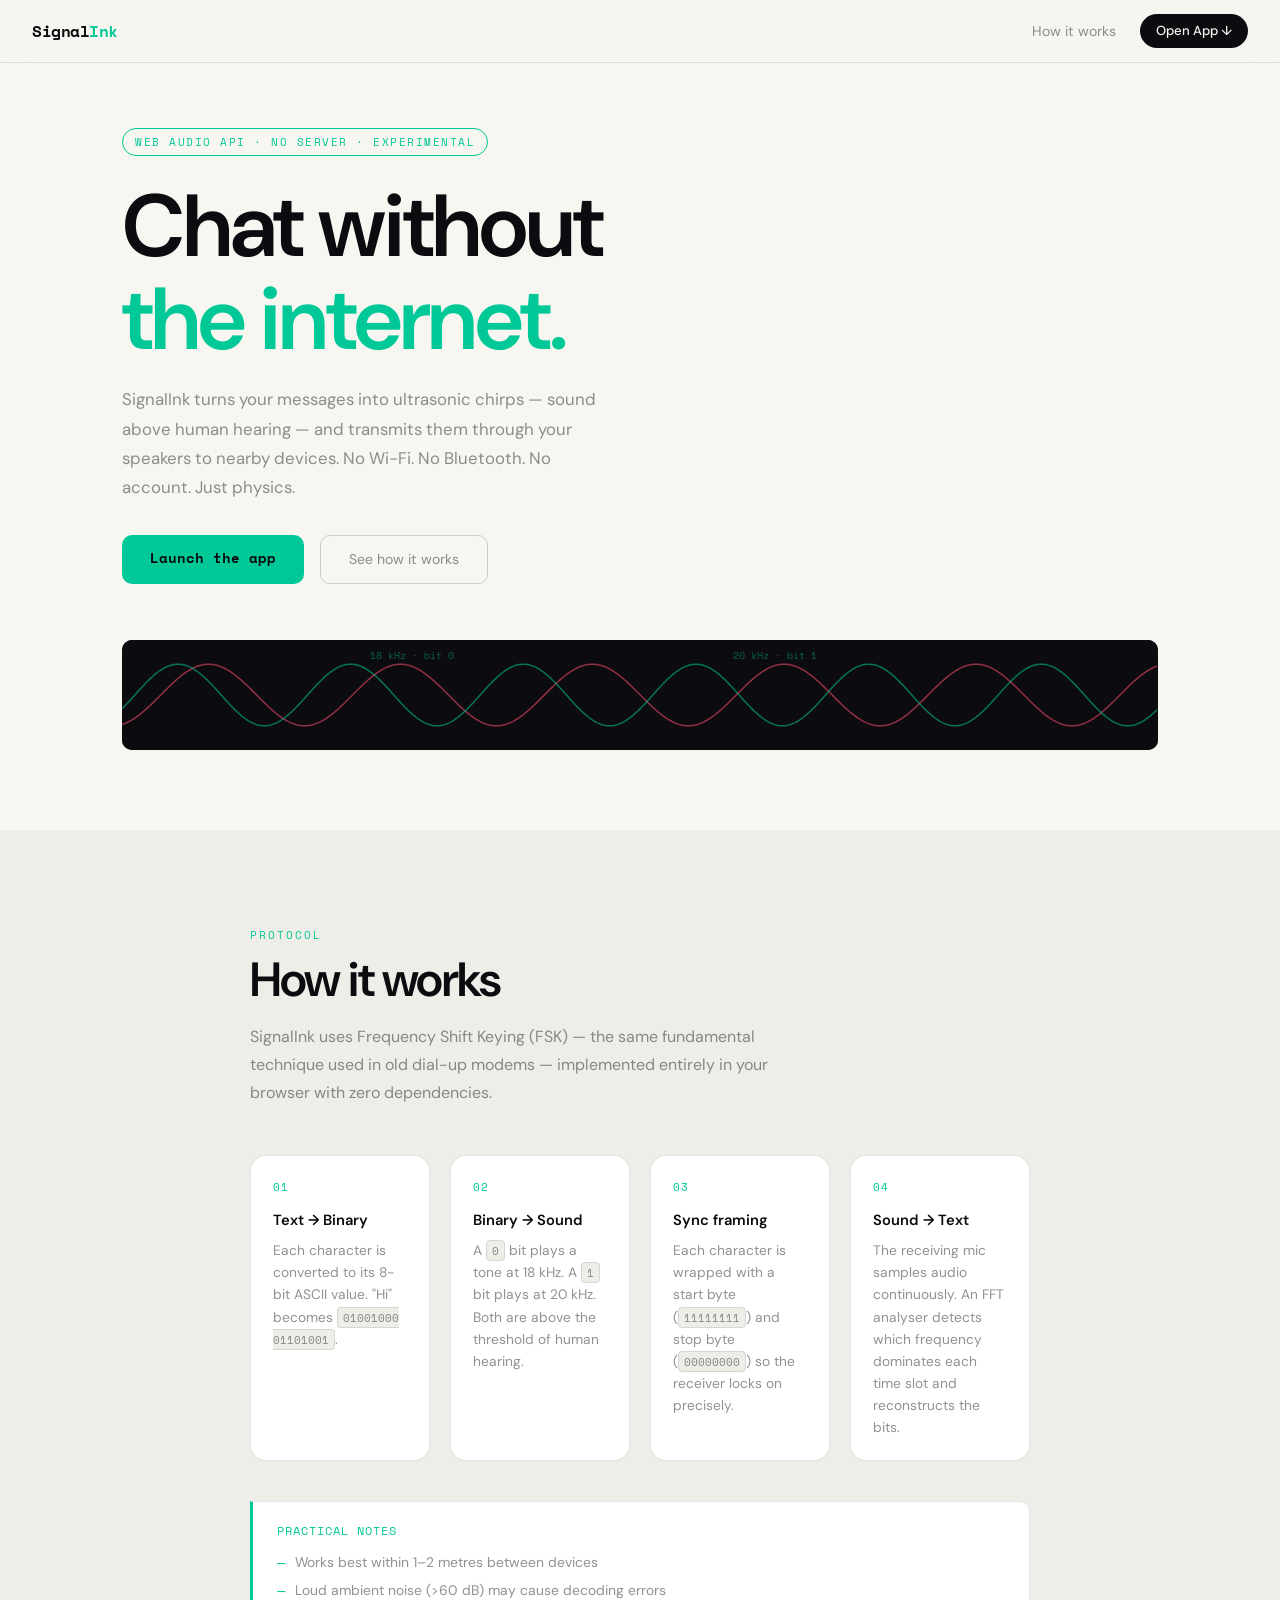
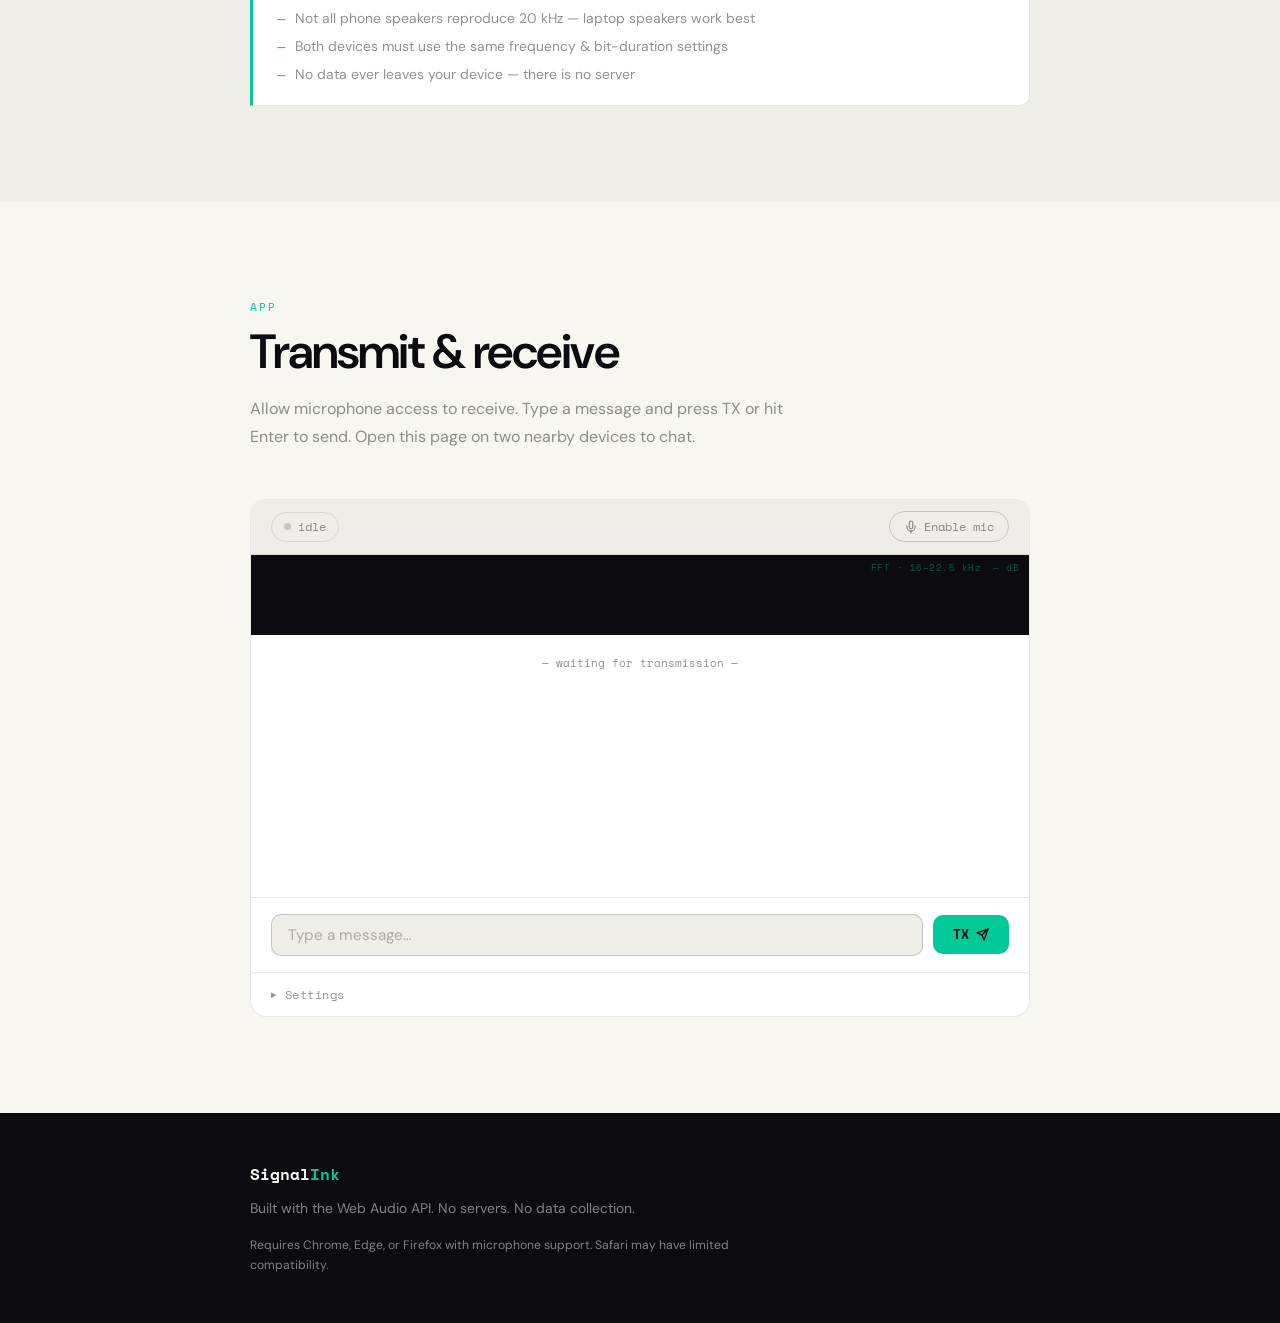
<file: index.html>
<!DOCTYPE html>
<html lang="en">
<head>
  <meta charset="UTF-8">
  <meta name="viewport" content="width=device-width, initial-scale=1.0">
  <title>SignalInk — Ultrasonic Chat</title>
  <meta name="description" content="Chat with nearby devices using ultrasonic sound. No internet, no server, just physics.">
  <link rel="preconnect" href="https://fonts.googleapis.com">
  <link rel="preconnect" href="https://fonts.gstatic.com" crossorigin>
  <link href="https://fonts.googleapis.com/css2?family=Space+Mono:wght@400;700&family=DM+Sans:opsz,wght@9..40,300;9..40,400;9..40,500;9..40,600&display=swap" rel="stylesheet">
  <link rel="stylesheet" href="style.css">
</head>
<body>

  <!-- NAV -->
  <nav class="nav" id="nav">
    <div class="nav-logo">Signal<span>Ink</span></div>
    <div class="nav-links">
      <a href="#how">How it works</a>
      <a href="#app" class="nav-cta">Open App ↓</a>
    </div>
  </nav>

  <!-- HERO -->
  <section class="hero">
    <div class="hero-inner">
      <div class="hero-badge">Web Audio API · No server · Experimental</div>
      <h1>Chat without<br><em>the internet.</em></h1>
      <p class="hero-sub">SignalInk turns your messages into ultrasonic chirps — sound above human hearing — and transmits them through your speakers to nearby devices. No Wi-Fi. No Bluetooth. No account. Just physics.</p>
      <div class="hero-actions">
        <a href="#app" class="btn-primary">Launch the app</a>
        <a href="#how" class="btn-ghost">See how it works</a>
      </div>
    </div>
    <div class="hero-visual" aria-hidden="true">
      <canvas id="heroCanvas"></canvas>
      <div class="hero-freq-labels">
        <span style="left:28%">18 kHz · bit 0</span>
        <span style="left:63%">20 kHz · bit 1</span>
      </div>
    </div>
  </section>

  <!-- HOW IT WORKS -->
  <section class="how" id="how">
    <div class="section-inner">
      <p class="section-tag">Protocol</p>
      <h2>How it works</h2>
      <p class="section-sub">SignalInk uses Frequency Shift Keying (FSK) — the same fundamental technique used in old dial-up modems — implemented entirely in your browser with zero dependencies.</p>

      <div class="steps">
        <div class="step">
          <div class="step-num">01</div>
          <h3>Text → Binary</h3>
          <p>Each character is converted to its 8-bit ASCII value. "Hi" becomes <code>01001000 01101001</code>.</p>
        </div>
        <div class="step">
          <div class="step-num">02</div>
          <h3>Binary → Sound</h3>
          <p>A <code>0</code> bit plays a tone at 18 kHz. A <code>1</code> bit plays at 20 kHz. Both are above the threshold of human hearing.</p>
        </div>
        <div class="step">
          <div class="step-num">03</div>
          <h3>Sync framing</h3>
          <p>Each character is wrapped with a start byte (<code>11111111</code>) and stop byte (<code>00000000</code>) so the receiver locks on precisely.</p>
        </div>
        <div class="step">
          <div class="step-num">04</div>
          <h3>Sound → Text</h3>
          <p>The receiving mic samples audio continuously. An FFT analyser detects which frequency dominates each time slot and reconstructs the bits.</p>
        </div>
      </div>

      <div class="callout">
        <div class="callout-title">Practical notes</div>
        <ul>
          <li>Works best within 1–2 metres between devices</li>
          <li>Loud ambient noise (&gt;60 dB) may cause decoding errors</li>
          <li>Not all phone speakers reproduce 20 kHz — laptop speakers work best</li>
          <li>Both devices must use the same frequency &amp; bit-duration settings</li>
          <li>No data ever leaves your device — there is no server</li>
        </ul>
      </div>
    </div>
  </section>

  <!-- APP -->
  <section class="app-section" id="app">
    <div class="section-inner">
      <p class="section-tag">App</p>
      <h2>Transmit &amp; receive</h2>
      <p class="section-sub">Allow microphone access to receive. Type a message and press TX or hit Enter to send. Open this page on two nearby devices to chat.</p>

      <div class="app-shell">

        <!-- Status bar -->
        <div class="app-bar">
          <div class="status-pill" id="statusPill">
            <div class="dot"></div>
            <span id="statusText">idle</span>
          </div>
          <button class="mic-btn" id="micBtn">
            <svg width="14" height="14" viewBox="0 0 24 24" fill="none" stroke="currentColor" stroke-width="2" stroke-linecap="round" stroke-linejoin="round"><path d="M12 2a3 3 0 0 1 3 3v7a3 3 0 0 1-6 0V5a3 3 0 0 1 3-3z"/><path d="M19 10v2a7 7 0 0 1-14 0v-2"/><line x1="12" y1="19" x2="12" y2="22"/></svg>
            <span id="micLabel">Enable mic</span>
          </button>
        </div>

        <!-- Oscilloscope -->
        <div class="scope-wrap">
          <canvas id="scope"></canvas>
          <div class="scope-tags">
            <span>FFT · 16–22.5 kHz</span>
            <span id="peakLevel">— dB</span>
          </div>
        </div>

        <!-- TX progress -->
        <div class="progress-track" id="progressTrack">
          <div class="progress-fill" id="progressFill"></div>
        </div>

        <!-- Messages -->
        <div class="messages" id="messages">
          <div class="msg sys">— waiting for transmission —</div>
        </div>

        <!-- Composer -->
        <div class="composer">
          <input type="text" id="msgInput" placeholder="Type a message…" maxlength="200" autocomplete="off" spellcheck="false">
          <button class="tx-btn" id="sendBtn">
            TX
            <svg width="13" height="13" viewBox="0 0 24 24" fill="none" stroke="currentColor" stroke-width="2.5" stroke-linecap="round" stroke-linejoin="round"><line x1="22" y1="2" x2="11" y2="13"/><polygon points="22 2 15 22 11 13 2 9 22 2"/></svg>
          </button>
        </div>

        <!-- Settings -->
        <details class="settings">
          <summary>Settings</summary>
          <div class="settings-body">
            <div class="setting-row">
              <label for="bitDur">Bit duration</label>
              <input type="range" id="bitDur" min="50" max="200" step="10" value="80">
              <output id="bitDurVal">80 ms</output>
            </div>
            <div class="setting-row">
              <label for="freq0">f0 — bit 0</label>
              <input type="range" id="freq0" min="17000" max="19500" step="500" value="18000">
              <output id="freq0Val">18000 Hz</output>
            </div>
            <div class="setting-row">
              <label for="freq1">f1 — bit 1</label>
              <input type="range" id="freq1" min="19500" max="22000" step="500" value="20000">
              <output id="freq1Val">20000 Hz</output>
            </div>
            <div class="setting-row">
              <label for="vol">TX volume</label>
              <input type="range" id="vol" min="0.1" max="1.0" step="0.1" value="0.7">
              <output id="volVal">0.7</output>
            </div>
            <p class="settings-note">⚠ Both devices must match frequency and bit-duration settings to decode correctly.</p>
          </div>
        </details>

      </div>
    </div>
  </section>

  <!-- FOOTER -->
  <footer class="footer">
    <div class="footer-inner">
      <div class="footer-logo">Signal<span>Ink</span></div>
      <p>Built with the Web Audio API. No servers. No data collection.</p>
      <p class="footer-small">Requires Chrome, Edge, or Firefox with microphone support. Safari may have limited compatibility.</p>
    </div>
  </footer>

  <script src="script.js"></script>
</body>
</html>
</file>
<file: style.css>
/* ── Reset ── */
*, *::before, *::after { box-sizing: border-box; margin: 0; padding: 0; }

/* ── Tokens ── */
:root {
  --ink:       #0c0c10;
  --paper:     #f7f6f1;
  --surface:   #ffffff;
  --surface2:  #efede7;
  --signal:    #00c896;
  --signal-a:  rgba(0,200,150,0.14);
  --noise:     #ff4d6d;
  --border:    rgba(12,12,16,0.10);
  --border2:   rgba(12,12,16,0.18);
  --muted:     rgba(12,12,16,0.45);
  --mono:      'Space Mono', monospace;
  --sans:      'DM Sans', sans-serif;
  --r:         10px;
  --r-lg:      16px;
}
@media (prefers-color-scheme: dark) {
  :root {
    --ink:      #e8e6d9;
    --paper:    #0c0c10;
    --surface:  #16161d;
    --surface2: #1c1c25;
    --border:   rgba(232,230,217,0.10);
    --border2:  rgba(232,230,217,0.20);
    --muted:    rgba(232,230,217,0.45);
    --signal-a: rgba(0,200,150,0.12);
  }
}

/* ── Base ── */
html { scroll-behavior: smooth; }
body {
  font-family: var(--sans);
  background: var(--paper);
  color: var(--ink);
  font-size: 16px;
  line-height: 1.65;
  -webkit-font-smoothing: antialiased;
}
a { color: inherit; text-decoration: none; }
code {
  font-family: var(--mono);
  font-size: 0.82em;
  background: var(--surface2);
  border: 1px solid var(--border);
  padding: 1px 5px;
  border-radius: 4px;
}

/* ── Nav ── */
.nav {
  position: fixed; top: 0; left: 0; right: 0; z-index: 100;
  display: flex; align-items: center; justify-content: space-between;
  padding: 0.9rem 2rem;
  backdrop-filter: blur(14px);
  -webkit-backdrop-filter: blur(14px);
  background: rgba(247,246,241,0.8);
  border-bottom: 1px solid var(--border);
}
@media (prefers-color-scheme: dark) {
  .nav { background: rgba(12,12,16,0.8); }
}
.nav-logo { font-family: var(--mono); font-size: 1rem; font-weight: 700; letter-spacing: -0.5px; }
.nav-logo span { color: var(--signal); }
.nav-links { display: flex; align-items: center; gap: 1.5rem; }
.nav-links a { font-size: 0.88rem; color: var(--muted); transition: color .2s; }
.nav-links a:hover { color: var(--ink); }
.nav-cta {
  background: var(--ink) !important;
  color: var(--paper) !important;
  padding: 6px 16px; border-radius: 20px;
  font-size: 0.82rem !important; font-weight: 500;
  transition: opacity .2s !important;
}
.nav-cta:hover { opacity: 0.7 !important; }

/* ── Hero ── */
.hero {
  max-width: 1100px; margin: 0 auto;
  padding: 8rem 2rem 5rem;
}
.hero-inner { max-width: 600px; }
.hero-badge {
  display: inline-block;
  font-family: var(--mono); font-size: 0.7rem; letter-spacing: 1.5px; text-transform: uppercase;
  color: var(--signal); border: 1px solid var(--signal);
  padding: 4px 12px; border-radius: 20px; margin-bottom: 1.5rem;
}
.hero h1 {
  font-size: clamp(2.8rem, 7vw, 5.5rem);
  font-weight: 600; letter-spacing: -2px; line-height: 1.05;
  margin-bottom: 1.25rem;
}
.hero h1 em { font-style: normal; color: var(--signal); }
.hero-sub {
  font-size: 1.05rem; color: var(--muted); line-height: 1.75;
  max-width: 480px; margin-bottom: 2rem;
}
.hero-actions { display: flex; gap: 1rem; flex-wrap: wrap; }

.btn-primary {
  display: inline-block;
  background: var(--signal); color: #0a0a0f;
  font-family: var(--mono); font-weight: 700; font-size: 0.85rem;
  padding: 12px 28px; border-radius: var(--r);
  transition: opacity .2s, transform .15s;
}
.btn-primary:hover { opacity: 0.82; transform: translateY(-1px); }

.btn-ghost {
  display: inline-block;
  border: 1px solid var(--border2); color: var(--muted);
  font-size: 0.88rem; padding: 12px 28px; border-radius: var(--r);
  transition: border-color .2s, color .2s;
}
.btn-ghost:hover { border-color: var(--ink); color: var(--ink); }

/* Hero canvas */
.hero-visual { margin-top: 3.5rem; position: relative; }
.hero-visual canvas {
  display: block; width: 100%; height: 110px;
  border-radius: var(--r); background: #0c0c10;
}
.hero-freq-labels {
  position: absolute; top: 0; left: 0; right: 0; height: 100%;
  pointer-events: none;
}
.hero-freq-labels span {
  position: absolute; top: 8px;
  font-family: var(--mono); font-size: 10px;
  color: rgba(0,200,150,0.45);
  transform: translateX(-50%);
}

/* ── Sections ── */
.how    { background: var(--surface2); padding: 6rem 2rem; }
.app-section { background: var(--paper); padding: 6rem 2rem; }
.section-inner { max-width: 780px; margin: 0 auto; }
.section-tag {
  font-family: var(--mono); font-size: 0.7rem; letter-spacing: 2px;
  text-transform: uppercase; color: var(--signal); margin-bottom: 0.6rem;
}
h2 {
  font-size: clamp(2rem, 4vw, 3rem); font-weight: 600;
  letter-spacing: -1.5px; line-height: 1.1; margin-bottom: 1rem;
}
.section-sub {
  font-size: 1rem; color: var(--muted); max-width: 540px;
  line-height: 1.75; margin-bottom: 3rem;
}

/* Steps */
.steps {
  display: grid;
  grid-template-columns: repeat(auto-fit, minmax(165px, 1fr));
  gap: 1.25rem; margin-bottom: 2.5rem;
}
.step {
  background: var(--surface); border: 1px solid var(--border);
  border-radius: var(--r-lg); padding: 1.4rem;
}
.step-num {
  font-family: var(--mono); font-size: 0.7rem; color: var(--signal);
  letter-spacing: 1px; margin-bottom: 0.7rem;
}
.step h3 { font-size: 0.92rem; font-weight: 600; margin-bottom: 0.45rem; }
.step p  { font-size: 0.86rem; color: var(--muted); line-height: 1.6; }

/* Callout */
.callout {
  background: var(--surface); border: 1px solid var(--border);
  border-left: 3px solid var(--signal);
  border-radius: 0 var(--r) var(--r) 0;
  padding: 1.2rem 1.5rem;
}
.callout-title {
  font-family: var(--mono); font-size: 0.72rem; letter-spacing: 1px;
  text-transform: uppercase; color: var(--signal); margin-bottom: 0.7rem;
}
.callout ul { list-style: none; display: flex; flex-direction: column; gap: 5px; }
.callout li { font-size: 0.87rem; color: var(--muted); padding-left: 1.1rem; position: relative; }
.callout li::before { content: '—'; position: absolute; left: 0; color: var(--signal); font-family: var(--mono); }

/* ── App shell ── */
.app-shell {
  background: var(--surface);
  border: 1px solid var(--border);
  border-radius: var(--r-lg);
  overflow: hidden;
}

/* Status bar */
.app-bar {
  display: flex; align-items: center; justify-content: space-between;
  padding: 0.7rem 1.25rem;
  background: var(--surface2); border-bottom: 1px solid var(--border);
}
.status-pill {
  display: flex; align-items: center; gap: 7px;
  font-family: var(--mono); font-size: 0.73rem; color: var(--muted);
  padding: 4px 12px; border-radius: 20px; border: 1px solid var(--border);
  transition: border-color .3s, color .3s;
}
.status-pill .dot {
  width: 7px; height: 7px; border-radius: 50%;
  background: var(--border2); transition: background .3s, box-shadow .3s;
}
.status-pill.active { border-color: var(--signal); color: var(--signal); }
.status-pill.active .dot { background: var(--signal); box-shadow: 0 0 8px var(--signal); }
.status-pill.error { border-color: var(--noise); color: var(--noise); }
.status-pill.error .dot { background: var(--noise); }

.mic-btn {
  display: flex; align-items: center; gap: 6px;
  background: none; border: 1px solid var(--border2); color: var(--muted);
  font-family: var(--mono); font-size: 0.73rem;
  padding: 6px 14px; border-radius: 20px;
  cursor: pointer; transition: all .2s;
}
.mic-btn:hover { border-color: var(--ink); color: var(--ink); }
.mic-btn.on { border-color: var(--signal); color: var(--signal); }

/* Scope */
.scope-wrap {
  position: relative; background: #0c0c10;
  height: 80px; border-bottom: 1px solid var(--border);
}
#scope { display: block; width: 100%; height: 100%; }
.scope-tags {
  position: absolute; top: 6px; right: 10px;
  display: flex; gap: 12px; pointer-events: none;
}
.scope-tags span {
  font-family: var(--mono); font-size: 9px; letter-spacing: 0.5px;
  color: rgba(0,200,150,0.4);
}

/* Progress */
.progress-track {
  height: 2px; background: var(--surface2); overflow: hidden;
  opacity: 0; transition: opacity .3s;
}
.progress-track.active { opacity: 1; }
.progress-fill { height: 100%; width: 0%; background: var(--signal); transition: width .1s linear; }

/* Messages */
.messages {
  min-height: 260px; max-height: 360px; overflow-y: auto;
  padding: 1rem; display: flex; flex-direction: column; gap: 8px;
}
.msg {
  padding: 9px 14px; border-radius: var(--r);
  font-size: 0.9rem; line-height: 1.5;
  max-width: 76%; word-break: break-word;
  animation: pop .18s ease;
}
@keyframes pop {
  from { opacity: 0; transform: translateY(5px); }
  to   { opacity: 1; transform: translateY(0); }
}
.msg.sent {
  background: var(--signal-a); border: 1px solid rgba(0,200,150,0.2);
  align-self: flex-end; border-bottom-right-radius: 3px;
}
.msg.recv {
  background: var(--surface2); border: 1px solid var(--border);
  align-self: flex-start; border-bottom-left-radius: 3px;
}
.msg.sys {
  background: none; border: none; align-self: center; text-align: center;
  font-family: var(--mono); font-size: 0.7rem; color: var(--muted);
  padding: 2px 0; max-width: 100%;
}
.msg-label { font-family: var(--mono); font-size: 0.64rem; letter-spacing: .5px; opacity: .4; margin-bottom: 3px; }
.msg-ts    { font-family: var(--mono); font-size: 0.65rem; opacity: .35; margin-top: 4px; text-align: right; }

/* Composer */
.composer {
  display: flex; gap: 10px; align-items: center;
  padding: 1rem 1.25rem; border-top: 1px solid var(--border);
}
.composer input {
  flex: 1;
  background: var(--surface2); border: 1px solid var(--border2);
  color: var(--ink); font-family: var(--sans); font-size: 0.95rem;
  padding: 10px 16px; border-radius: var(--r); outline: none;
  transition: border-color .2s, box-shadow .2s;
}
.composer input:focus { border-color: var(--signal); box-shadow: 0 0 0 3px var(--signal-a); }
.composer input::placeholder { color: var(--muted); opacity: 0.65; }

.tx-btn {
  display: flex; align-items: center; gap: 7px;
  background: var(--signal); color: #0a0a0f;
  font-family: var(--mono); font-weight: 700; font-size: 0.8rem;
  padding: 10px 20px; border: none; border-radius: var(--r);
  cursor: pointer; white-space: nowrap;
  transition: opacity .2s, transform .1s;
}
.tx-btn:hover { opacity: 0.82; }
.tx-btn:active { transform: scale(0.97); }
.tx-btn:disabled { opacity: 0.3; cursor: not-allowed; transform: none; }

/* Settings */
.settings { border-top: 1px solid var(--border); }
.settings summary {
  list-style: none; display: flex; align-items: center; gap: 7px;
  padding: 0.75rem 1.25rem; cursor: pointer; user-select: none;
  font-family: var(--mono); font-size: 0.75rem; color: var(--muted);
  letter-spacing: .5px; transition: color .2s;
}
.settings summary::-webkit-details-marker { display: none; }
.settings summary::before { content: '▸'; font-size: 0.7rem; transition: transform .2s; }
.settings[open] summary::before { transform: rotate(90deg); }
.settings summary:hover { color: var(--ink); }

.settings-body { padding: 0 1.25rem 1.25rem; display: flex; flex-direction: column; gap: 0.8rem; }
.setting-row {
  display: grid; grid-template-columns: 130px 1fr 90px;
  align-items: center; gap: 12px;
}
.setting-row label { font-family: var(--mono); font-size: 0.78rem; color: var(--muted); }
.setting-row input[type=range] {
  -webkit-appearance: none; appearance: none;
  height: 3px; background: var(--border2); border-radius: 2px; outline: none; cursor: pointer;
}
.setting-row input[type=range]::-webkit-slider-thumb {
  -webkit-appearance: none; width: 14px; height: 14px; border-radius: 50%;
  background: var(--signal); cursor: pointer; transition: transform .1s;
}
.setting-row input[type=range]::-webkit-slider-thumb:hover { transform: scale(1.2); }
.setting-row output { font-family: var(--mono); font-size: 0.75rem; color: var(--signal); text-align: right; }
.settings-note { font-family: var(--mono); font-size: 0.75rem; color: var(--muted); line-height: 1.55; }

/* ── Footer ── */
.footer { background: var(--ink); color: var(--paper); padding: 3rem 2rem; }
.footer-inner { max-width: 780px; margin: 0 auto; }
.footer-logo { font-family: var(--mono); font-size: 1rem; font-weight: 700; margin-bottom: 0.6rem; }
.footer-logo span { color: var(--signal); }
.footer p { font-size: 0.87rem; opacity: 0.5; margin-top: 0.35rem; max-width: 480px; }
.footer-small { font-size: 0.76rem !important; margin-top: 0.9rem !important; }

/* ── Responsive ── */
@media (max-width: 580px) {
  .nav { padding: 0.75rem 1rem; }
  .nav-links a:not(.nav-cta) { display: none; }
  .hero { padding: 6rem 1.25rem 3rem; }
  .hero h1 { letter-spacing: -1px; }
  .how, .app-section { padding: 4rem 1.25rem; }
  .steps { grid-template-columns: 1fr 1fr; }
  .setting-row { grid-template-columns: 1fr; gap: 4px; }
  .setting-row output { text-align: left; }
}
@media (max-width: 380px) {
  .steps { grid-template-columns: 1fr; }
}
</file>
